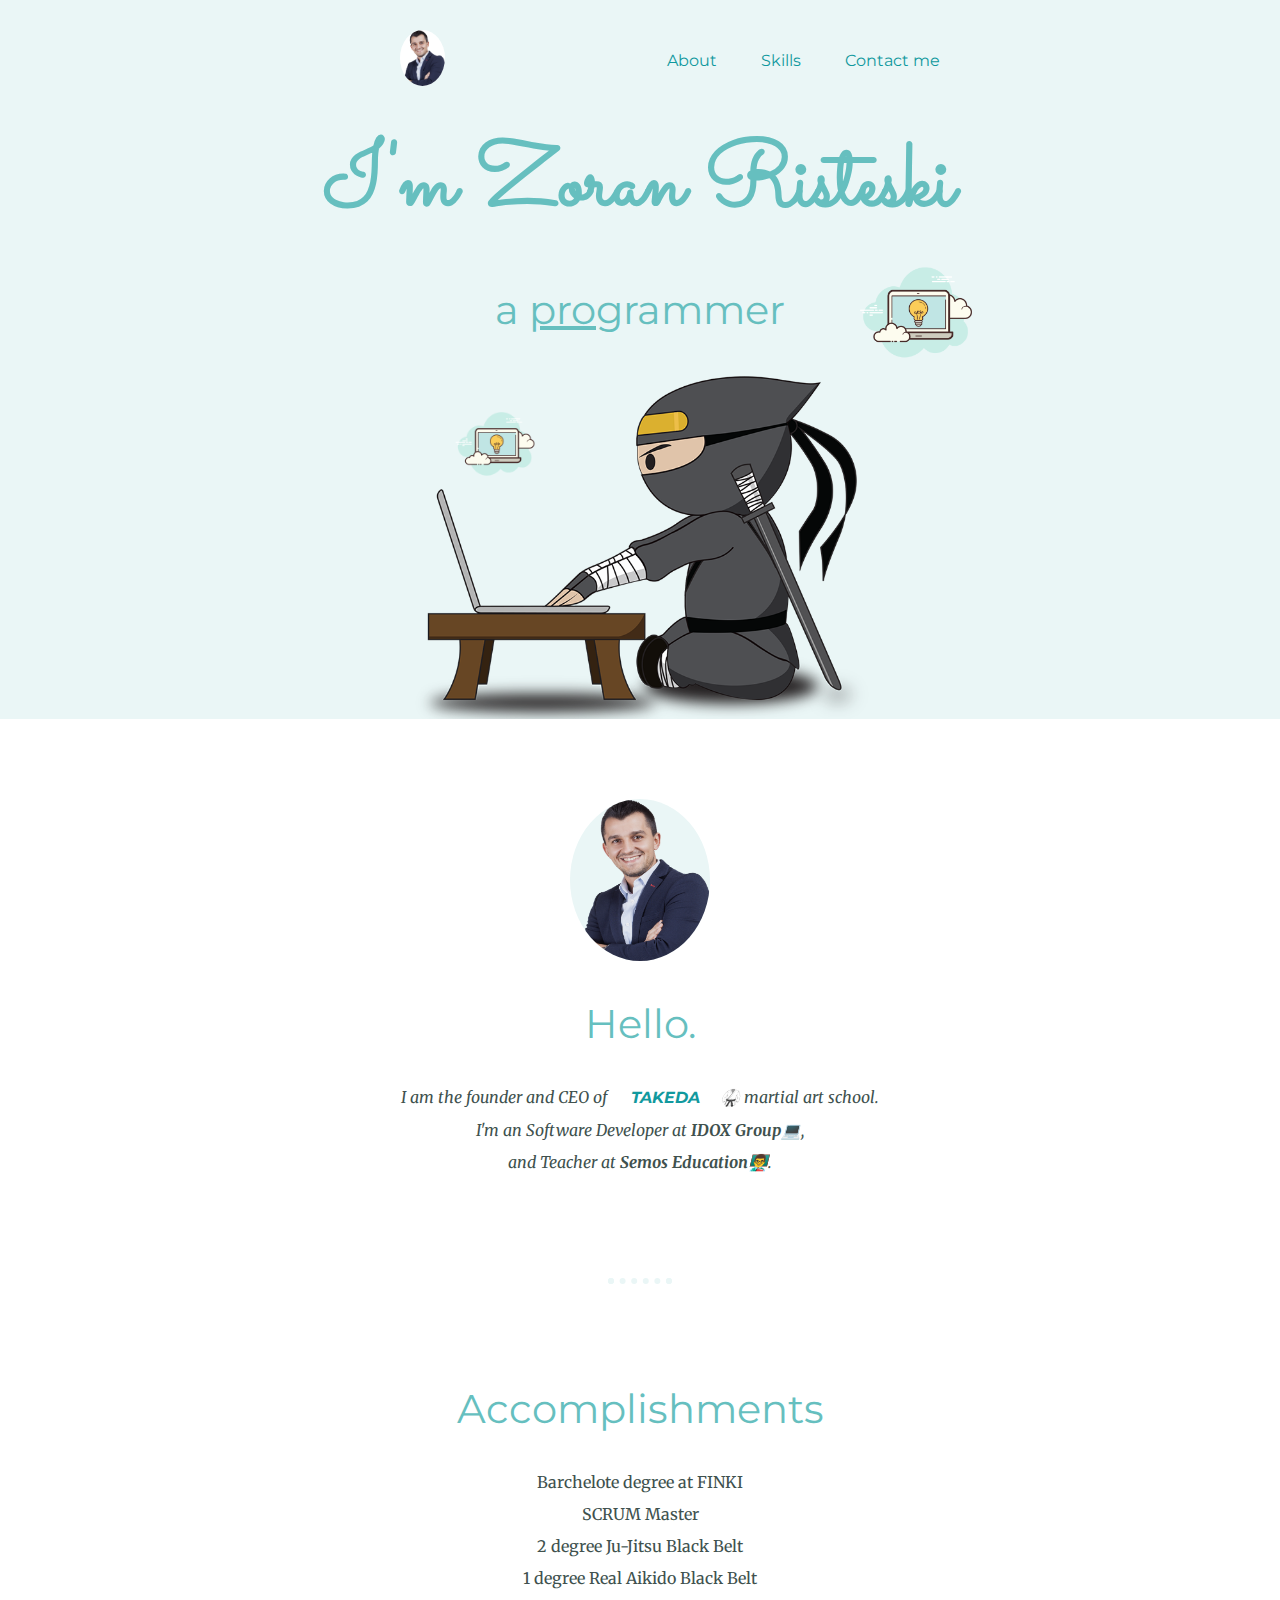
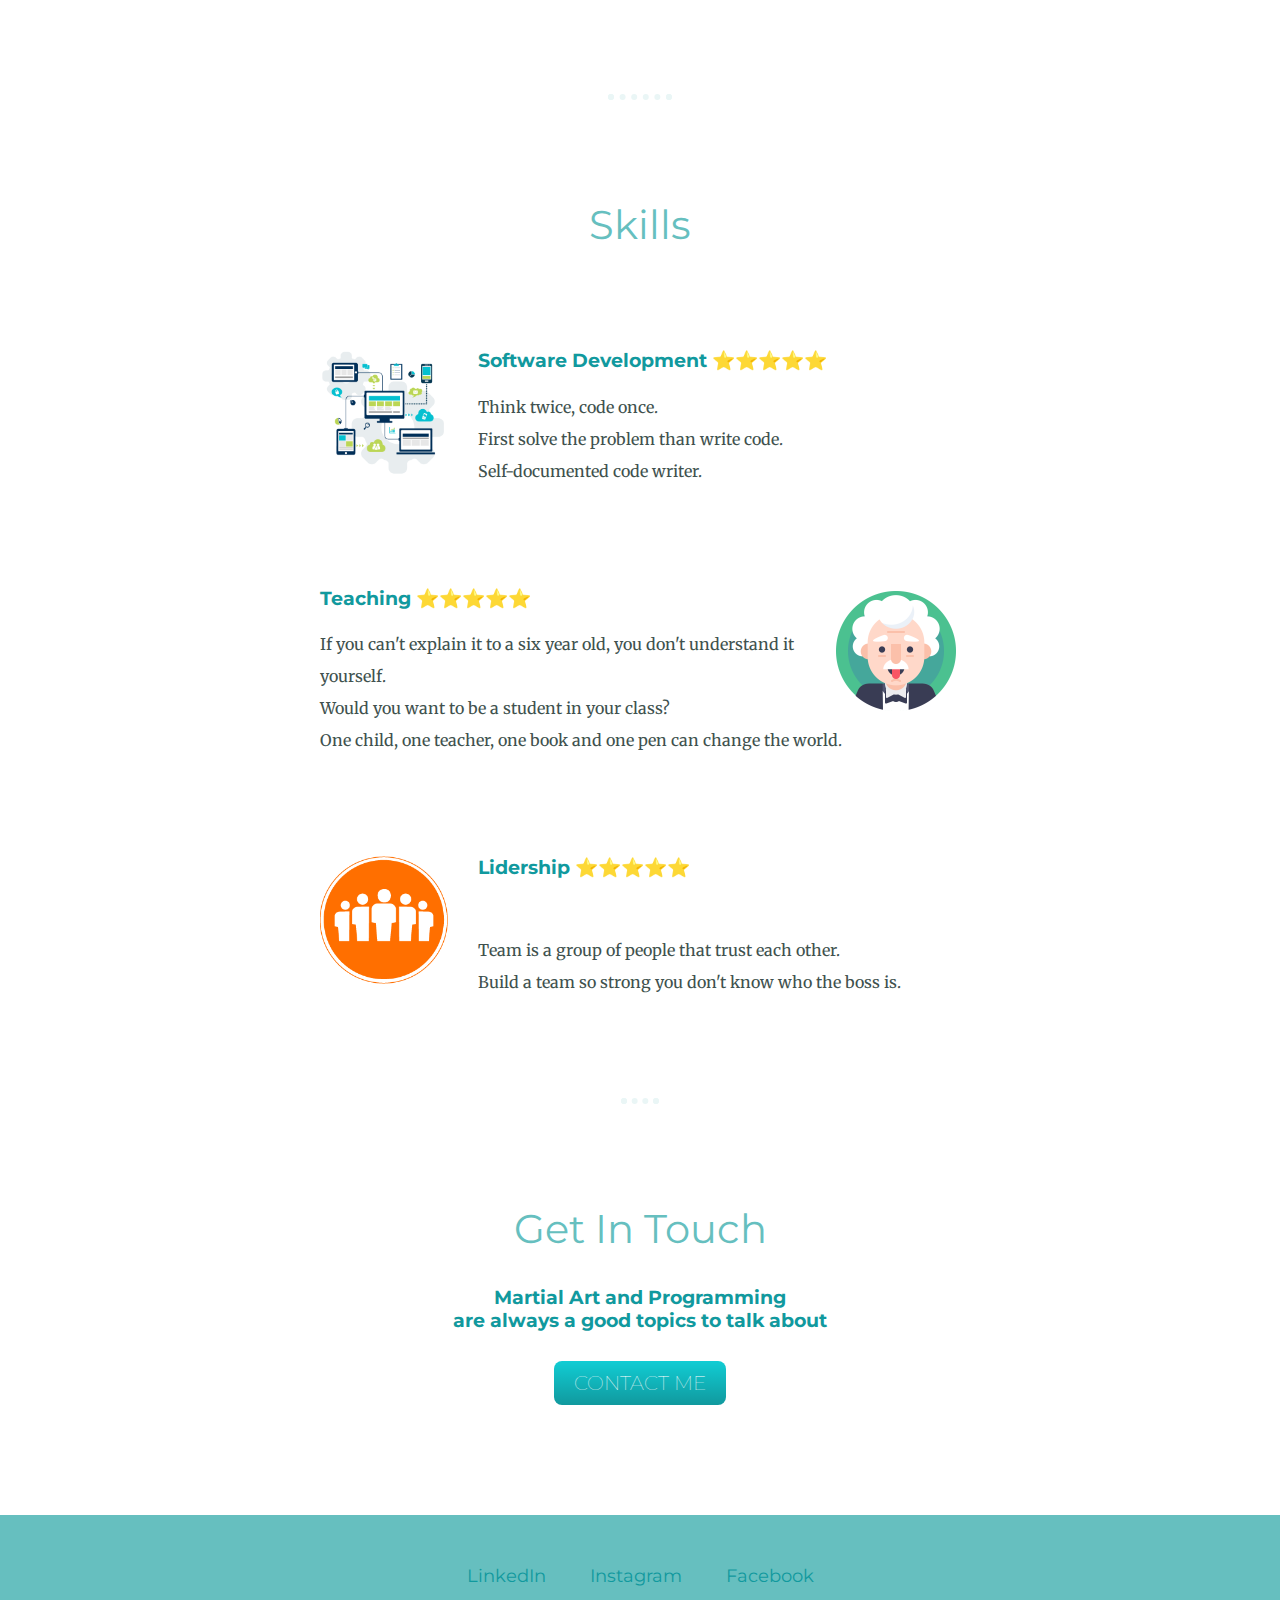
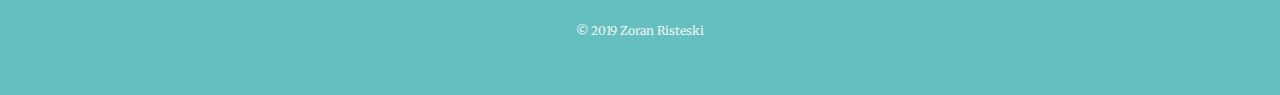
<file: index.html>
<!DOCTYPE html>
<html lang="en">

<head>
  <meta charset="UTF-8">
  <meta name="viewport" content="width=device-width, initial-scale=1.0">
  <meta http-equiv="X-UA-Compatible" content="ie=edge">
  <title>Zoran Risteski's Personal Site</title>
  <link rel="stylesheet" href="css/styles.css">
  <link rel="icon" href="favicon.ico">
  <link href="https://fonts.googleapis.com/css?family=Merriweather|Montserrat|Sacramento&display=swap" rel="stylesheet">
</head>

<body>
  <div class="navContainer">
    <div class="navigation">
      <img class="logoImg" src="images\ZokiCV1.png" alt="Zoki Profile Picture">
      <a href="#about">About</a>
      <a href="#skills">Skills</a>
      <a href="#contact">Contact me</a>
    </div>
  </div>
  <div class="topContainer">

    <h1>I'm Zoran Risteski</h1>
    <h2>a <span class="pro">pro</span>grammer</h2>
    <img src="images\cloud.png" class="top-cloud" alt="cloud">
    <img src="images\cloud.png" class="bottom-cloud" alt="cloud">
    <img src="images\ninja.png" id="ninjaPicture" alt="ninja">
  </div>

  <div class="middleContainer" id="about">
    <img src="images\ZokiCV1.png" class="profilePicture" alt="Zoki Profile Picture">
    <h2>Hello.</h2>
    <p>
      <em>I am the founder and CEO of <strong class="takedaLink"><a href="https://www.facebook.com/takedaMKD">TAKEDA</a></strong>🥋 martial art school.
        <br>
        I'm an Software Developer at <strong>IDOX Group</strong>💻,
        <br>
        and Teacher at <strong>Semos Education</strong>👨‍🏫.
      </em>
    </p>
    <hr>
    <h2>Accomplishments</h2>
    <p>
      Barchelote degree at FINKI <br>
      SCRUM Master <br>
      2 degree Ju-Jitsu Black Belt <br>
      1 degree Real Aikido Black Belt <br>
    </p>

    <hr id="skills">
    <h2>Skills</h2>
    <div class="skillRow">
      <img class="devImage" src="images\development.png" alt="development">
      <h3>Software Development ⭐⭐⭐⭐⭐</h3>
      <p>
        Think twice, code once. <br> First solve the problem than write code. <br>Self-documented code writer.
      </p>
    </div>
    <div class="skillRow">
      <img class="teachImage" src="images\teacher.png" alt="teacher">
      <h3>Teaching ⭐⭐⭐⭐⭐</h3>
      <p>
        If you can't explain it to a six year old, you don't understand it yourself. <br>
        Would you want to be a student in your class? <br>
        One child, one teacher, one book and one pen can change the world.
      </p>
    </div>
    <div class="skillRow">
      <img class="leadImage" src="images\team.png" alt="lead">
      <h3>Lidership ⭐⭐⭐⭐⭐</h3><br>
      <p>Team is a group of people that trust each other. <br>
        Build a team so strong you don't know who the boss is.
      </p>
    </div>

    <div class="contact-me" id="contact">
      <hr>
      <h2> Get In Touch</h2>
      <h3>Martial Art and Programming <br>are always a good topics to talk about</h3>
      <a class="btn" href="mailto:zoran_risteski89@hotmail.com">CONTACT ME</a>
    </div>
    <!-- <a href="hobbies.html">My Hobbies</a> -->
    <!-- <a href="https://web.stanford.edu/group/csp/cs21/htmlcheatsheet.pdf" download>Downoad HTML Cheetsheet</a> -->
  </div>

  <div class="bottomContainer">
    <a class="footerLink" href="https://www.linkedin.com/in/zoran-risteski-2b977a150/">LinkedIn</a>
    <a class="footerLink" href="https://www.instagram.com/zokionary/">Instagram</a>
    <a class="footerLink" href="https://www.facebook.com/zoki.aikidodan">Facebook</a>
    <p class="copyright">© 2019 Zoran Risteski</p>
  </div>



</body>

</html>
</file>
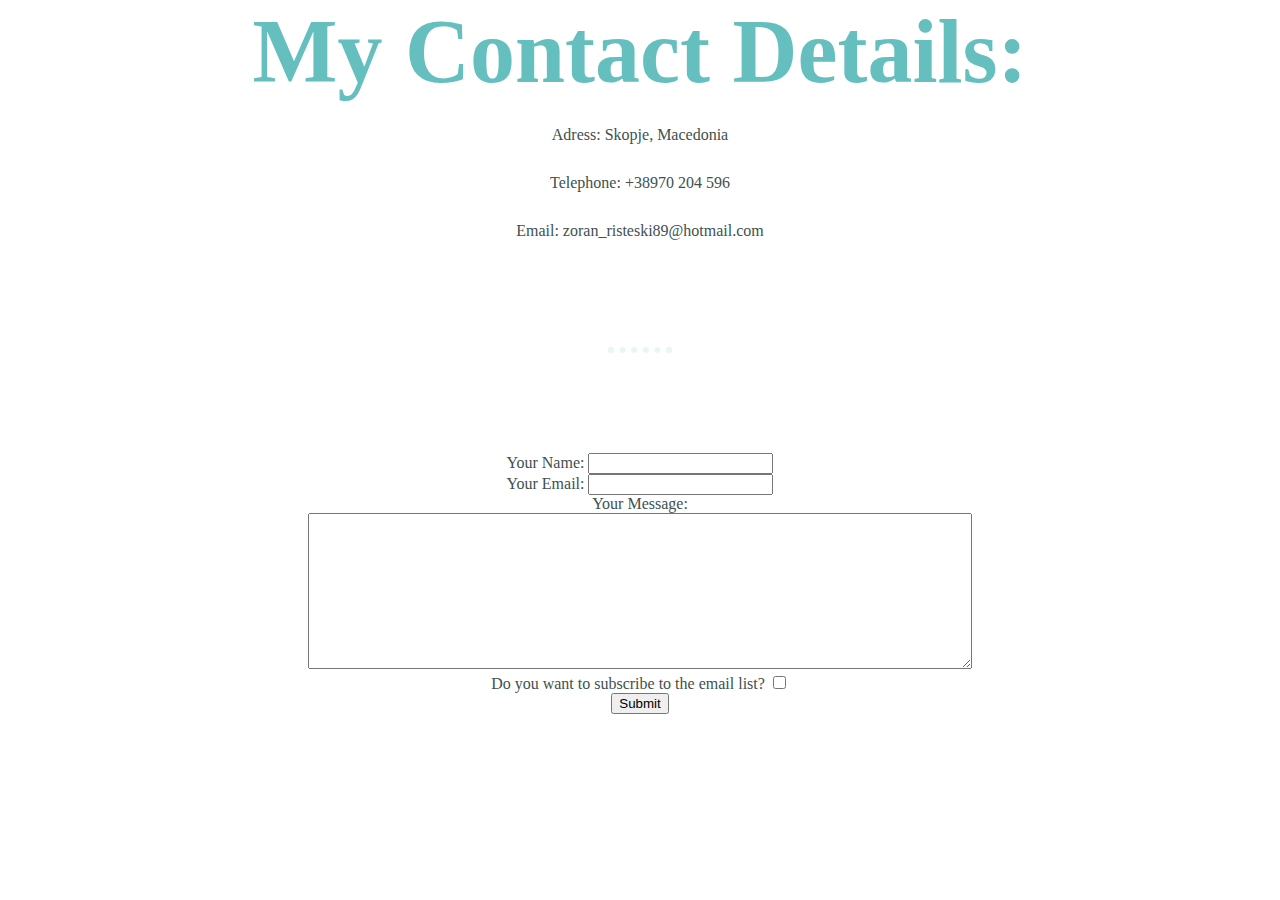
<file: contact-me.html>
<!DOCTYPE html>
<html lang="en" dir="ltr">

<head>
  <meta charset="utf-8">
  <title>Contact Me</title>
  <link rel="stylesheet" href="css/styles.css">
</head>

<body>
  <h1>My Contact Details:</h1>
  <p>Adress: Skopje, Macedonia</p>
  <p>Telephone: +38970 204 596</p>
  <p>Email: zoran_risteski89@hotmail.com</p>
  <hr>
  <form enctype="text/plain" action="mailto:zoran_risteski89@hotmail.com" method="post">
    <label>Your Name:</label>
    <input type="text" name="yourName" value=""><br>
    <label>Your Email:</label>
    <input type="email" name="yourEmail" value=""><br>
    <label>Your Message:</label><br>
    <textarea name="yourMessage" rows="10" cols="80"></textarea><br>
    <label>Do you want to subscribe to the email list?</label>
    <input type="checkbox" name="chkMailList" value=""><br>
    <input type="submit" name="">
  </form>
</body>

</html>
</file>
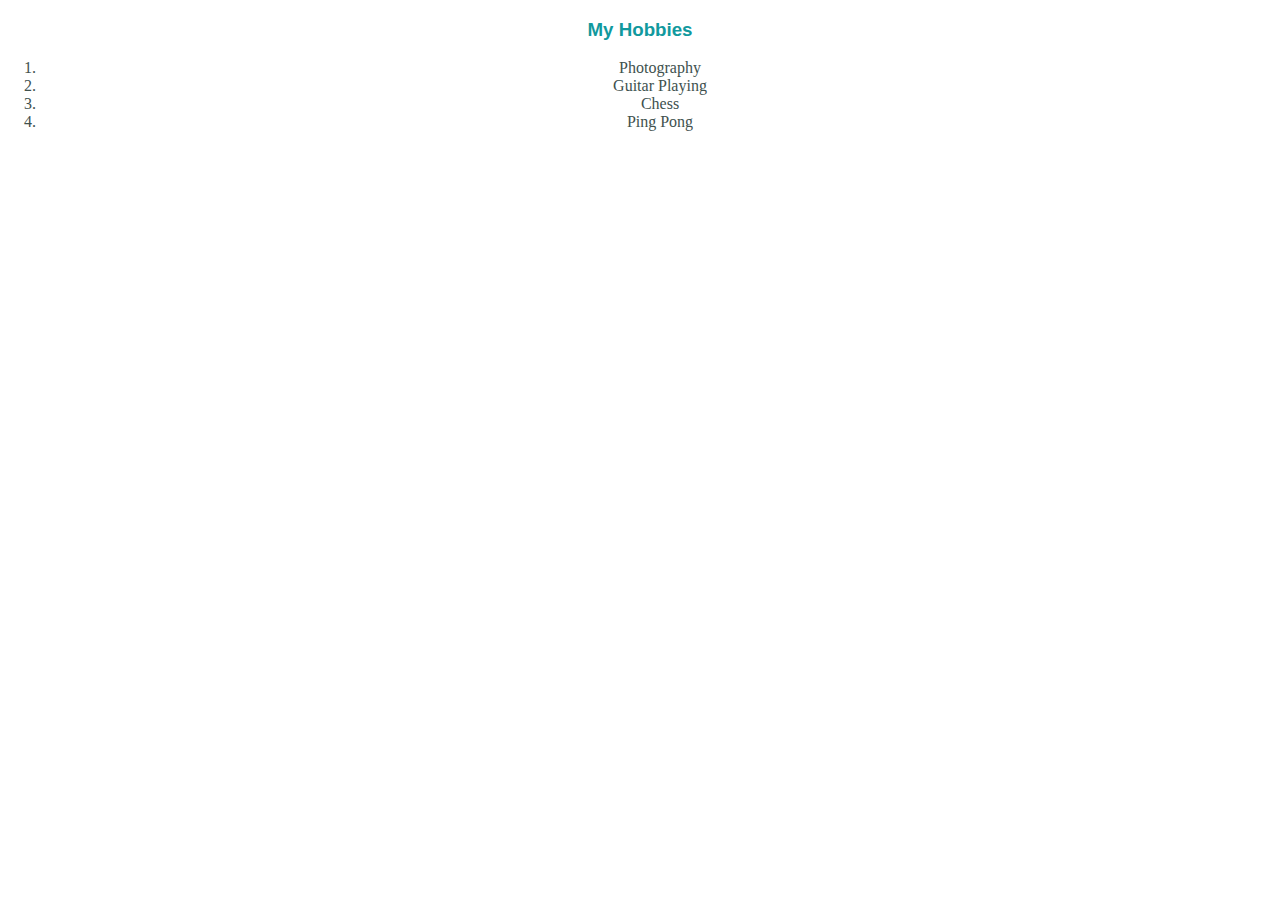
<file: hobbies.html>
<!DOCTYPE html>
<html lang="en" dir="ltr">

<head>
  <meta charset="utf-8">
  <title>My hobbies</title>
  <link rel="stylesheet" href="css/styles.css">
</head>

<body>
  <h3>My Hobbies</h3>
  <ol>
    <li>Photography</li>
    <li>Guitar Playing</li>
    <li>Chess</li>
    <li>Ping Pong</li>
  </ol>
</body>

</html>
</file>
<file: css/styles.css>
/* ************************TAG Selectors ********************************/
body {
  margin: 0;
  text-align: center;
  font-family: 'Merriweather', serif;
  color: #40514E;
}

hr {
  border-style: dotted;
  border-color: #EAF6F6 ;
  border-width: 6px;
  border-bottom: none;
  margin: 100px auto;
  width: 4%;
}

h1{
  color: #66bfbf;
  margin:0 auto 0 auto;
  font-family: 'Sacramento', cursive;
  font-size: 562.5% ;‬
}
h2{
  font-family: 'Montserrat', sans-serif;
  font-weight: normal;
  font-size: 250%;
  color: #66bfbf;
}
h3{
  font-family: 'Montserrat', sans-serif;
  color: #11999E;
}
p{
  line-height: 2;
}
a{
  text-decoration: none;
  color: #11999E;
  font-family: 'Montserrat', sans-serif;
  margin: 10px 20px;
}
a:hover{
  color: #EAF6F6;
}
/* ************************CLASS Selectors ********************************/

.bottomContainer{
  background-color: #66bfbf;
  padding: 50px 0 20px;
}
.contact-me{
  width: 50%;
  margin: 100px auto;
}
.copyright{
  color: #EAF6F6;
  font-size: 0.75rem;
  padding: 20px 0;
}
.navContainer{
  background-color: #EAF6F6;
    margin: 0 auto;
  }
.navigation{
  background-color: #EAF6F6;
  width: 50%;
  padding: 50px 0;
  text-align: right;
  margin: 0 auto;
}
.footerLink{
  font-size: 112.5%;
}
.skillRow{
  width: 50%;
  margin: 100px auto;
  text-align: left;
}
.middleContainer{
  width: 100%;
  margin: 80px auto;
}
.devImage{
  width: 20%;
  float: left;
  margin-right: 30px;
}
.teachImage{
  width: 20%;
  float: right;
  margin-left: 30px;
}
.leadImage{
  width: 20%;
  float: left;
  margin-right: 30px;
}
.topContainer{
  margin: 0 auto;
  background-color: #EAF6F6;
}
.pro{
  text-decoration: underline;
}
.top-cloud{
  position: absolute;
  width: 7%;
  top: 400px;
  left: 450px;
}
.bottom-cloud{
  position: absolute;
  width: 10%;
  top: 250px;
  right: 300px;
}
.profilePicture{
  width: 140px;
  height: 162px;
  border-radius: 100%;
  background-color: #EAF6F6;
}
.logoImg{
  width: 3.5%;
  border-radius: 100%;
  position: absolute;
  top:30px;
  left: 400px;
  background-color: white;
}
.btn {
  background: #11CDD4;
  background-image: -webkit-linear-gradient(top, #11CDD4, #11999E);
  background-image: -moz-linear-gradient(top, #11CDD4, #11999E);
  background-image: -ms-linear-gradient(top, #11CDD4, #11999E);
  background-image: -o-linear-gradient(top, #11CDD4, #11999E);
  background-image: linear-gradient(to bottom, #11CDD4, #11999E);
  -webkit-border-radius: 8px;
  -moz-border-radius: 8px;
  border-radius: 8px;
  color: #FFFFFF;
  font-family: 'Montserrat', sans-serif;
  font-size: 20px;
  font-weight: 100;
  padding: 10px 20px 10px 20px;
  text-decoration: none;
  display: inline-block;
  cursor: pointer;
}

.btn:hover {
  background: #30E3CB;
  background-image: -webkit-linear-gradient(top, #30E3CB, #2BC4AD);
  background-image: -moz-linear-gradient(top, #30E3CB, #2BC4AD);
  background-image: -ms-linear-gradient(top, #30E3CB, #2BC4AD);
  background-image: -o-linear-gradient(top, #30E3CB, #2BC4AD);
  background-image: linear-gradient(to bottom, #30E3CB, #2BC4AD);
  text-decoration: none;
}


/* ************************ID Selectors ********************************/
#ninjaPicture{
  vertical-align: middle;
  width: 40%;
}
</file>
